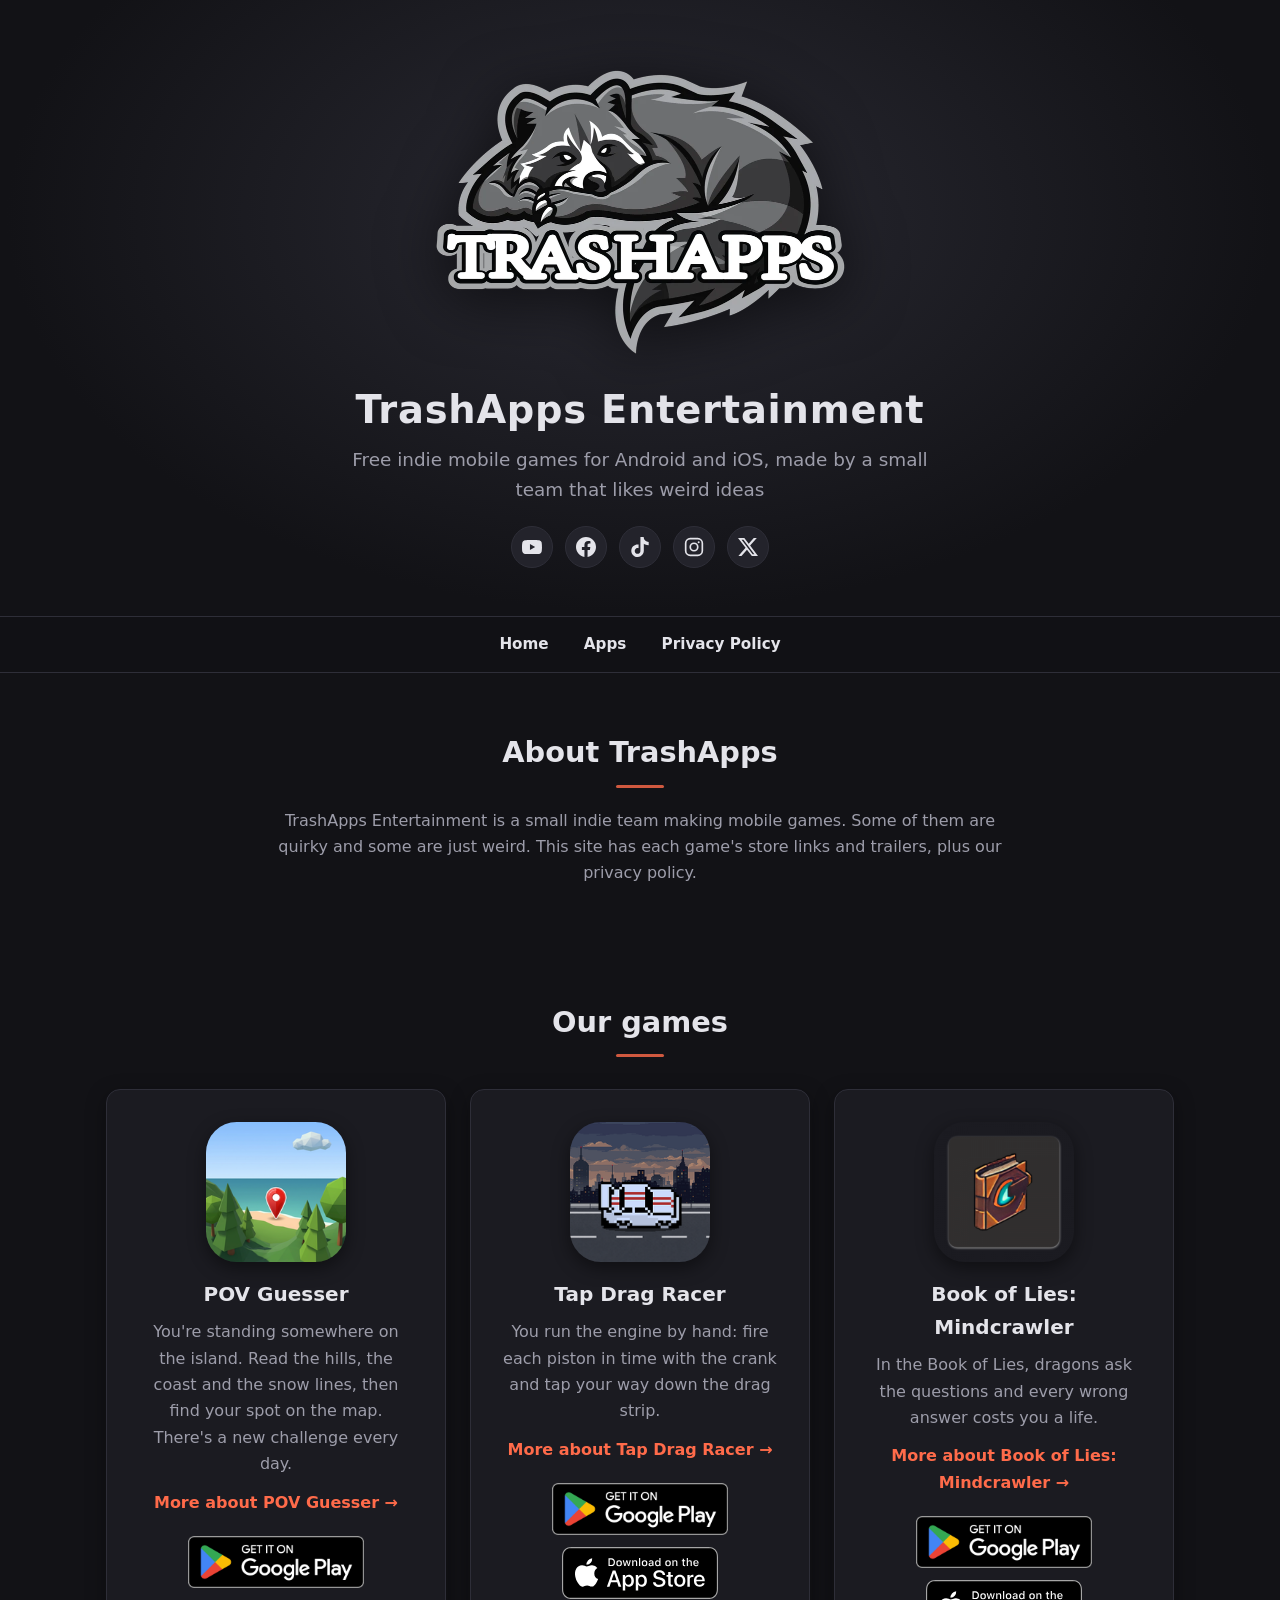
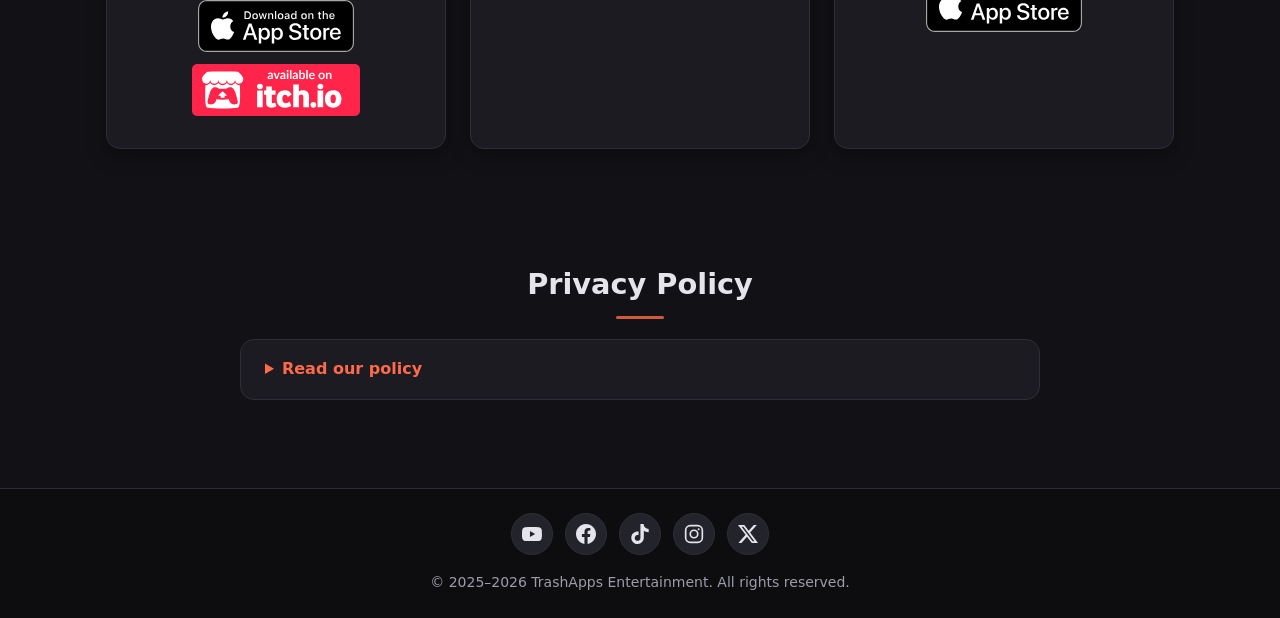
<file: index.html>
<!DOCTYPE html>
<html lang="en">
<head>
  <meta charset="UTF-8" />
  <meta name="viewport" content="width=device-width, initial-scale=1.0" />
  <meta name="theme-color" content="#121216" />
  <meta name="color-scheme" content="dark" />
  <title>TrashApps Entertainment | Indie Mobile Games</title>
  <meta name="description" content="TrashApps Entertainment is a small indie studio making free mobile games for Android and iOS: Tap Drag Racer, Book of Lies: Mindcrawler and POV Guesser." />
  <link rel="canonical" href="https://trashappsent.github.io/" />
  <link rel="icon" type="image/png" sizes="48x48" href="images/favicon-48.png" />
  <link rel="apple-touch-icon" href="images/apple-touch-icon.png" />

  <!-- Social previews -->
  <meta property="og:type" content="website" />
  <meta property="og:site_name" content="TrashApps Entertainment" />
  <meta property="og:title" content="TrashApps Entertainment | Indie Mobile Games" />
  <meta property="og:description" content="Quirky indie mobile games: Tap Drag Racer, Book of Lies: Mindcrawler and POV Guesser." />
  <meta property="og:url" content="https://trashappsent.github.io/" />
  <meta property="og:image" content="https://trashappsent.github.io/images/header-bg.png" />
  <meta property="og:image:width" content="1958" />
  <meta property="og:image:height" content="1368" />
  <meta property="og:image:alt" content="TrashApps raccoon logo" />
  <meta name="twitter:site" content="@trashappsent" />
  <meta name="twitter:card" content="summary_large_image" />
  <meta name="twitter:title" content="TrashApps Entertainment | Indie Mobile Games" />
  <meta name="twitter:description" content="Quirky indie mobile games: Tap Drag Racer, Book of Lies: Mindcrawler and POV Guesser." />
  <meta name="twitter:image" content="https://trashappsent.github.io/images/header-bg.png" />

  <!-- Structured data -->
  <script type="application/ld+json">
  {
    "@context": "https://schema.org",
    "@graph": [
      {
        "@type": "Organization",
        "@id": "https://trashappsent.github.io/#organization",
        "name": "TrashApps Entertainment",
        "url": "https://trashappsent.github.io/",
        "logo": "https://trashappsent.github.io/images/header-bg.png",
        "email": "trashappsentertainment@gmail.com",
        "sameAs": [
          "https://www.youtube.com/@trashappsent",
          "https://www.facebook.com/trashapps",
          "https://www.tiktok.com/@trashappsent",
          "https://www.instagram.com/trashapps/",
          "https://x.com/trashappsent"
        ]
      },
      {
        "@type": "WebSite",
        "@id": "https://trashappsent.github.io/#website",
        "name": "TrashApps Entertainment",
        "url": "https://trashappsent.github.io/",
        "publisher": { "@id": "https://trashappsent.github.io/#organization" }
      },
      {
        "@type": "MobileApplication",
        "name": "Tap Drag Racer",
        "url": "https://trashappsent.github.io/tap-drag-racer/",
        "description": "You run the engine by hand: fire each piston in time with the crank and tap your way down the drag strip.",
        "image": "https://trashappsent.github.io/images/drag-racer.png",
        "operatingSystem": "Android, iOS",
        "applicationCategory": "GameApplication",
        "applicationSubCategory": "Racing",
        "publisher": { "@id": "https://trashappsent.github.io/#organization" },
        "offers": { "@type": "Offer", "price": "0", "priceCurrency": "USD" },
        "sameAs": [
          "https://play.google.com/store/apps/details?id=com.trashapps.tapdragracing",
          "https://apps.apple.com/us/app/tap-drag-racer/id6820187710"
        ]
      },
      {
        "@type": "MobileApplication",
        "name": "Book of Lies: Mindcrawler",
        "url": "https://trashappsent.github.io/book-of-lies-mindcrawler/",
        "description": "In the Book of Lies, dragons ask the questions and every wrong answer costs you a life.",
        "image": "https://trashappsent.github.io/images/book-of-lies-2.png",
        "operatingSystem": "Android, iOS",
        "applicationCategory": "GameApplication",
        "applicationSubCategory": "Trivia",
        "publisher": { "@id": "https://trashappsent.github.io/#organization" },
        "offers": { "@type": "Offer", "price": "0", "priceCurrency": "USD" },
        "sameAs": [
          "https://play.google.com/store/apps/details?id=com.trashapps.bookoflies2",
          "https://apps.apple.com/us/app/book-of-lies-mindcrawler/id6758210945"
        ]
      },
      {
        "@type": "MobileApplication",
        "name": "POV Guesser",
        "url": "https://trashappsent.github.io/pov-guesser/",
        "description": "You're standing somewhere on the island. Read the hills, the coast and the snow lines, then find your spot on the map. There's a new challenge every day.",
        "image": "https://trashappsent.github.io/images/pov-guesser.png",
        "operatingSystem": "Android, iOS",
        "applicationCategory": "GameApplication",
        "publisher": { "@id": "https://trashappsent.github.io/#organization" },
        "offers": { "@type": "Offer", "price": "0", "priceCurrency": "USD" },
        "sameAs": [
          "https://play.google.com/store/apps/details?id=com.trashapps.povguesser",
          "https://apps.apple.com/us/app/pov-guesser/id6827264566",
          "https://trashapps.itch.io/pov-guesser"
        ]
      }
    ]
  }
  </script>
  <link rel="stylesheet" href="styles.css" />
</head>

<body>

  <header id="home">
    <picture>
      <source srcset="images/header-logo.webp" type="image/webp" />
      <img class="header-logo" src="images/header-bg.png" alt="TrashApps raccoon logo" width="840" height="587" fetchpriority="high" />
    </picture>
    <h1>TrashApps Entertainment</h1>
    <p>Free indie mobile games for Android and iOS, made by a small team that likes weird ideas</p>
    <div class="socials">
      <a href="https://www.youtube.com/@trashappsent" target="_blank" rel="noopener" aria-label="TrashApps on YouTube">
        <svg viewBox="0 0 24 24" fill="currentColor" aria-hidden="true"><path d="M23.498 6.186a3.016 3.016 0 0 0-2.122-2.136C19.505 3.545 12 3.545 12 3.545s-7.505 0-9.377.505A3.017 3.017 0 0 0 .502 6.186C0 8.07 0 12 0 12s0 3.93.502 5.814a3.016 3.016 0 0 0 2.122 2.136c1.871.505 9.376.505 9.376.505s7.505 0 9.377-.505a3.015 3.015 0 0 0 2.122-2.136C24 15.93 24 12 24 12s0-3.93-.502-5.814zM9.545 15.568V8.432L15.818 12l-6.273 3.568z"/></svg>
      </a>
      <a href="https://www.facebook.com/trashapps" target="_blank" rel="noopener" aria-label="TrashApps on Facebook">
        <svg viewBox="0 0 24 24" fill="currentColor" aria-hidden="true"><path d="M24 12.073c0-6.627-5.373-12-12-12s-12 5.373-12 12c0 5.99 4.388 10.954 10.125 11.854v-8.385H7.078v-3.47h3.047V9.43c0-3.007 1.792-4.669 4.533-4.669 1.312 0 2.686.235 2.686.235v2.953H15.83c-1.491 0-1.956.925-1.956 1.874v2.25h3.328l-.532 3.47h-2.796v8.385C19.612 23.027 24 18.062 24 12.073z"/></svg>
      </a>
      <a href="https://www.tiktok.com/@trashappsent" target="_blank" rel="noopener" aria-label="TrashApps on TikTok">
        <svg viewBox="0 0 24 24" fill="currentColor" aria-hidden="true"><path d="M12.525.02c1.31-.02 2.61-.01 3.91-.02.08 1.53.63 3.09 1.75 4.17 1.12 1.11 2.7 1.62 4.24 1.79v4.03c-1.44-.05-2.89-.35-4.2-.97-.57-.26-1.1-.59-1.62-.93-.01 2.92.01 5.84-.02 8.75-.08 1.4-.54 2.79-1.35 3.94-1.31 1.92-3.58 3.17-5.91 3.21-1.43.08-2.86-.31-4.08-1.03-2.02-1.19-3.44-3.37-3.65-5.71-.02-.5-.03-1-.01-1.49.18-1.9 1.12-3.72 2.58-4.96 1.66-1.44 3.98-2.13 6.15-1.72.02 1.48-.04 2.96-.04 4.44-.99-.32-2.15-.23-3.02.37-.63.41-1.11 1.04-1.36 1.75-.21.51-.15 1.07-.14 1.61.24 1.64 1.82 3.02 3.5 2.87 1.12-.01 2.19-.66 2.77-1.61.19-.33.4-.67.41-1.06.1-1.79.06-3.57.07-5.36.01-4.03-.01-8.05.02-12.07z"/></svg>
      </a>
      <a href="https://www.instagram.com/trashapps/" target="_blank" rel="noopener" aria-label="TrashApps on Instagram">
        <svg viewBox="0 0 24 24" fill="none" stroke="currentColor" stroke-width="2" aria-hidden="true"><rect x="2" y="2" width="20" height="20" rx="5.5"/><circle cx="12" cy="12" r="4.5"/><circle cx="17.6" cy="6.4" r="1.2" fill="currentColor" stroke="none"/></svg>
      </a>
      <a href="https://x.com/trashappsent" target="_blank" rel="noopener" aria-label="TrashApps on X">
        <svg viewBox="0 0 24 24" fill="currentColor" aria-hidden="true"><path d="M18.901 1.153h3.68l-8.04 9.19L24 22.846h-7.406l-5.8-7.584-6.638 7.584H.474l8.6-9.83L0 1.154h7.594l5.243 6.932ZM17.61 20.644h2.039L6.486 3.24H4.298Z"/></svg>
      </a>
    </div>
  </header>

  <nav>
    <a href="#home">Home</a>
    <a href="#apps">Apps</a>
    <a href="#privacy">Privacy Policy</a>
  </nav>

  <section id="welcome">
    <h2>About TrashApps</h2>
    <p class="intro">
      TrashApps Entertainment is a small indie team making mobile games. Some of them are quirky and some are just weird.
      This site has each game's store links and trailers, plus our privacy policy.
    </p>
  </section>

  <section id="apps">
    <h2>Our games</h2>
    <div class="apps-grid">
      <div class="app-card">
        <div class="app-logo">
          <img src="images/pov-guesser.png" alt="POV Guesser app icon" width="192" height="192" loading="lazy">
        </div>
        <h3><a href="pov-guesser/">POV Guesser</a></h3>
        <p>You're standing somewhere on the island. Read the hills, the coast and the snow lines, then find your spot on the map. There's a new challenge every day.</p>
        <a class="more-link" href="pov-guesser/">More about POV Guesser &rarr;</a>
        <div class="app-buttons">
          <a href="https://play.google.com/store/apps/details?id=com.trashapps.povguesser" target="_blank" rel="noopener" aria-label="Get POV Guesser on Google Play">
            <img src="images/google-play-badge.png" alt="Get it on Google Play">
          </a>
          <a href="https://apps.apple.com/us/app/pov-guesser/id6827264566" target="_blank" rel="noopener" aria-label="Get POV Guesser on the App Store">
            <img src="images/appstore-badge.svg" alt="Download on the App Store">
          </a>
          <a href="https://trashapps.itch.io/pov-guesser" target="_blank" rel="noopener" aria-label="Get POV Guesser on itch.io">
            <img src="images/itchio-badge.svg" alt="Available on itch.io">
          </a>
        </div>
      </div>
      <div class="app-card">
        <div class="app-logo">
          <img src="images/drag-racer.png" alt="Tap Drag Racer app icon" width="192" height="192" loading="lazy">
        </div>
        <h3><a href="tap-drag-racer/">Tap Drag Racer</a></h3>
        <p>You run the engine by hand: fire each piston in time with the crank and tap your way down the drag strip.</p>
        <a class="more-link" href="tap-drag-racer/">More about Tap Drag Racer &rarr;</a>
        <div class="app-buttons">
          <a href="https://play.google.com/store/apps/details?id=com.trashapps.tapdragracing" target="_blank" rel="noopener" aria-label="Get Tap Drag Racer on Google Play">
            <img src="images/google-play-badge.png" alt="Get it on Google Play">
          </a>
          <a href="https://apps.apple.com/us/app/tap-drag-racer/id6820187710" target="_blank" rel="noopener" aria-label="Get Tap Drag Racer on the App Store">
            <img src="images/appstore-badge.svg" alt="Download on the App Store">
          </a>
        </div>
      </div>
      <div class="app-card">
        <div class="app-logo">
          <img src="images/book-of-lies-2.png" alt="Book of Lies: Mindcrawler app icon" width="192" height="192" loading="lazy">
        </div>
        <h3><a href="book-of-lies-mindcrawler/">Book of Lies: Mindcrawler</a></h3>
        <p>In the Book of Lies, dragons ask the questions and every wrong answer costs you a life.</p>
        <a class="more-link" href="book-of-lies-mindcrawler/">More about Book of Lies: Mindcrawler &rarr;</a>
        <div class="app-buttons">
          <a href="https://play.google.com/store/apps/details?id=com.trashapps.bookoflies2&amp;pli=1" target="_blank" rel="noopener" aria-label="Get Book of Lies: Mindcrawler on Google Play">
            <img src="images/google-play-badge.png" alt="Get it on Google Play">
          </a>
          <a href="https://apps.apple.com/us/app/book-of-lies-mindcrawler/id6758210945" target="_blank" rel="noopener" aria-label="Get Book of Lies: Mindcrawler on the App Store">
            <img src="images/appstore-badge.svg" alt="Download on the App Store">
          </a>
        </div>
      </div>
    </div>
  </section>

  <section id="privacy">
    <h2>Privacy Policy</h2>
    <details>
      <summary>Read our policy</summary>
      <p>
        This Privacy Policy applies to all applications published by <strong>TrashApps Entertainment</strong>.
        We do not collect, store, or share any personal information unless explicitly stated in
        the app description.
      </p>
      <p>
        Some apps may use third-party services (such as Google Play Services, Firebase Analytics, or AdMob)
        that might collect information for analytics and advertising purposes. Please refer to their
        respective privacy policies for details.
      </p>
      <p>
        By using our applications, you agree to this Privacy Policy. If you have any questions,
        contact us at <a href="mailto:trashappsentertainment@gmail.com">trashappsentertainment@gmail.com</a>.
      </p>
      <p><em>Last updated: August 13, 2025</em></p>
    </details>
  </section>

  <footer>
    <div class="socials">
        <a href="https://www.youtube.com/@trashappsent" target="_blank" rel="noopener" aria-label="TrashApps on YouTube">
          <svg viewBox="0 0 24 24" fill="currentColor" aria-hidden="true"><path d="M23.498 6.186a3.016 3.016 0 0 0-2.122-2.136C19.505 3.545 12 3.545 12 3.545s-7.505 0-9.377.505A3.017 3.017 0 0 0 .502 6.186C0 8.07 0 12 0 12s0 3.93.502 5.814a3.016 3.016 0 0 0 2.122 2.136c1.871.505 9.376.505 9.376.505s7.505 0 9.377-.505a3.015 3.015 0 0 0 2.122-2.136C24 15.93 24 12 24 12s0-3.93-.502-5.814zM9.545 15.568V8.432L15.818 12l-6.273 3.568z"/></svg>
        </a>
        <a href="https://www.facebook.com/trashapps" target="_blank" rel="noopener" aria-label="TrashApps on Facebook">
          <svg viewBox="0 0 24 24" fill="currentColor" aria-hidden="true"><path d="M24 12.073c0-6.627-5.373-12-12-12s-12 5.373-12 12c0 5.99 4.388 10.954 10.125 11.854v-8.385H7.078v-3.47h3.047V9.43c0-3.007 1.792-4.669 4.533-4.669 1.312 0 2.686.235 2.686.235v2.953H15.83c-1.491 0-1.956.925-1.956 1.874v2.25h3.328l-.532 3.47h-2.796v8.385C19.612 23.027 24 18.062 24 12.073z"/></svg>
        </a>
        <a href="https://www.tiktok.com/@trashappsent" target="_blank" rel="noopener" aria-label="TrashApps on TikTok">
          <svg viewBox="0 0 24 24" fill="currentColor" aria-hidden="true"><path d="M12.525.02c1.31-.02 2.61-.01 3.91-.02.08 1.53.63 3.09 1.75 4.17 1.12 1.11 2.7 1.62 4.24 1.79v4.03c-1.44-.05-2.89-.35-4.2-.97-.57-.26-1.1-.59-1.62-.93-.01 2.92.01 5.84-.02 8.75-.08 1.4-.54 2.79-1.35 3.94-1.31 1.92-3.58 3.17-5.91 3.21-1.43.08-2.86-.31-4.08-1.03-2.02-1.19-3.44-3.37-3.65-5.71-.02-.5-.03-1-.01-1.49.18-1.9 1.12-3.72 2.58-4.96 1.66-1.44 3.98-2.13 6.15-1.72.02 1.48-.04 2.96-.04 4.44-.99-.32-2.15-.23-3.02.37-.63.41-1.11 1.04-1.36 1.75-.21.51-.15 1.07-.14 1.61.24 1.64 1.82 3.02 3.5 2.87 1.12-.01 2.19-.66 2.77-1.61.19-.33.4-.67.41-1.06.1-1.79.06-3.57.07-5.36.01-4.03-.01-8.05.02-12.07z"/></svg>
        </a>
        <a href="https://www.instagram.com/trashapps/" target="_blank" rel="noopener" aria-label="TrashApps on Instagram">
          <svg viewBox="0 0 24 24" fill="none" stroke="currentColor" stroke-width="2" aria-hidden="true"><rect x="2" y="2" width="20" height="20" rx="5.5"/><circle cx="12" cy="12" r="4.5"/><circle cx="17.6" cy="6.4" r="1.2" fill="currentColor" stroke="none"/></svg>
        </a>
        <a href="https://x.com/trashappsent" target="_blank" rel="noopener" aria-label="TrashApps on X">
          <svg viewBox="0 0 24 24" fill="currentColor" aria-hidden="true"><path d="M18.901 1.153h3.68l-8.04 9.19L24 22.846h-7.406l-5.8-7.584-6.638 7.584H.474l8.6-9.83L0 1.154h7.594l5.243 6.932ZM17.61 20.644h2.039L6.486 3.24H4.298Z"/></svg>
        </a>
      </div>
    &copy; 2025&ndash;2026 TrashApps Entertainment. All rights reserved.
  </footer>
</body>
</html>
</file>
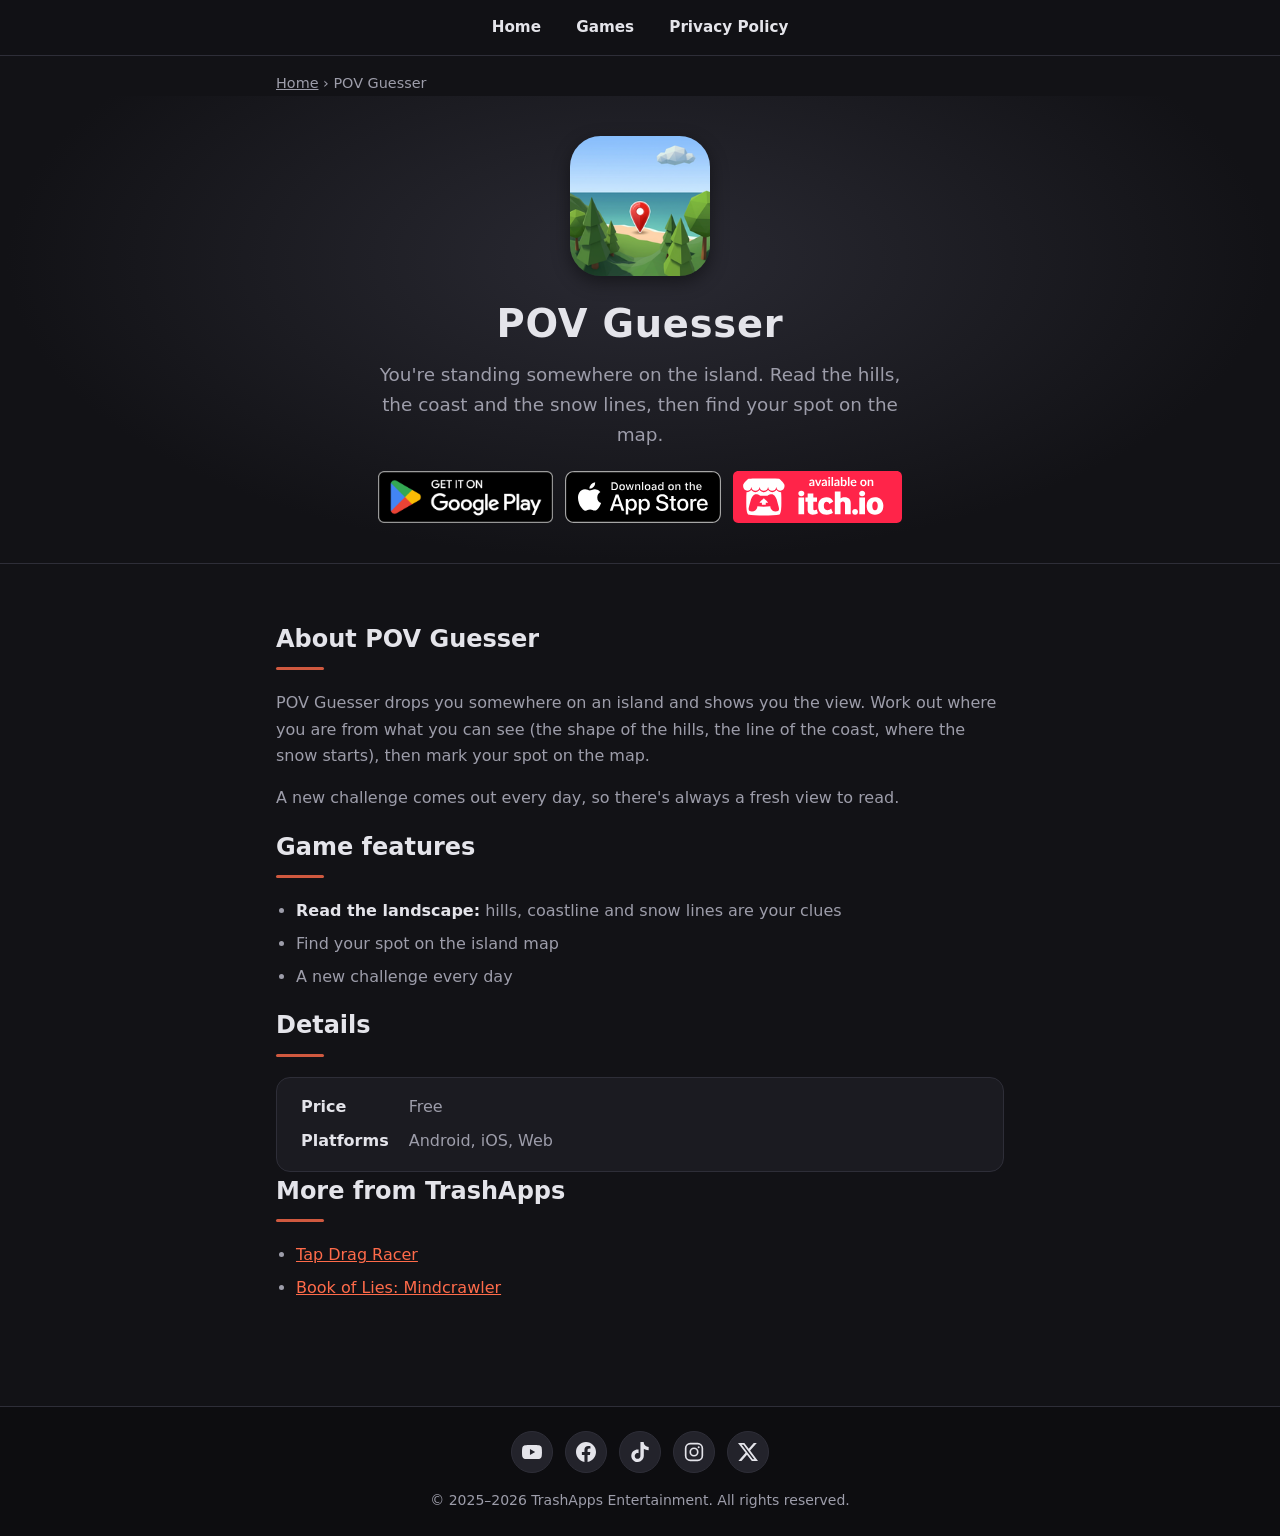
<file: pov-guesser/index.html>
<!DOCTYPE html>
<html lang="en">
<head>
  <meta charset="UTF-8" />
  <meta name="viewport" content="width=device-width, initial-scale=1.0" />
  <meta name="theme-color" content="#121216" />
  <meta name="color-scheme" content="dark" />
  <title>POV Guesser: Daily Map Guessing Game for Android, iOS and Web</title>
  <meta name="description" content="POV Guesser is a daily map guessing game from TrashApps. Read the hills, coast and snow lines to find where you're standing. Free on Android, iOS and itch.io." />
  <link rel="canonical" href="https://trashappsent.github.io/pov-guesser/" />
  <link rel="icon" type="image/png" sizes="48x48" href="../images/favicon-48.png" />
  <link rel="apple-touch-icon" href="../images/apple-touch-icon.png" />

  <!-- Social previews -->
  <meta property="og:type" content="website" />
  <meta property="og:site_name" content="TrashApps Entertainment" />
  <meta property="og:title" content="POV Guesser" />
  <meta property="og:description" content="POV Guesser is a daily map guessing game from TrashApps. Read the hills, coast and snow lines to find where you're standing. Free on Android, iOS and itch.io." />
  <meta property="og:url" content="https://trashappsent.github.io/pov-guesser/" />
  <meta property="og:image" content="https://trashappsent.github.io/images/pov-guesser.png" />
  <meta property="og:image:alt" content="POV Guesser app icon" />
  <meta name="twitter:site" content="@trashappsent" />
  <meta name="twitter:card" content="summary" />
  <meta name="twitter:title" content="POV Guesser" />
  <meta name="twitter:description" content="POV Guesser is a daily map guessing game from TrashApps. Read the hills, coast and snow lines to find where you're standing. Free on Android, iOS and itch.io." />
  <meta name="twitter:image" content="https://trashappsent.github.io/images/pov-guesser.png" />

  <!-- Structured data -->
  <script type="application/ld+json">
  {
    "@context": "https://schema.org",
    "@graph": [
      {
        "@type": "MobileApplication",
        "name": "POV Guesser",
        "url": "https://trashappsent.github.io/pov-guesser/",
        "description": "POV Guesser is a daily map guessing game from TrashApps. Read the hills, coast and snow lines to find where you're standing. Free on Android, iOS and itch.io.",
        "image": "https://trashappsent.github.io/images/pov-guesser.png",
        "operatingSystem": "Android, iOS, Web",
        "applicationCategory": "GameApplication",
        "publisher": {
          "@type": "Organization",
          "@id": "https://trashappsent.github.io/#organization",
          "name": "TrashApps Entertainment",
          "url": "https://trashappsent.github.io/"
        },
        "offers": {
          "@type": "Offer",
          "price": "0",
          "priceCurrency": "USD"
        },
        "sameAs": [
          "https://play.google.com/store/apps/details?id=com.trashapps.povguesser",
          "https://apps.apple.com/us/app/pov-guesser/id6827264566",
          "https://trashapps.itch.io/pov-guesser"
        ]
      },
      {
        "@type": "BreadcrumbList",
        "itemListElement": [
          {
            "@type": "ListItem",
            "position": 1,
            "name": "Home",
            "item": "https://trashappsent.github.io/"
          },
          {
            "@type": "ListItem",
            "position": 2,
            "name": "POV Guesser",
            "item": "https://trashappsent.github.io/pov-guesser/"
          }
        ]
      }
    ]
  }
  </script>

  <link rel="stylesheet" href="../styles.css" />
</head>

<body>

  <nav>
    <a href="../">Home</a>
    <a href="../#apps">Games</a>
    <a href="../#privacy">Privacy Policy</a>
  </nav>

  <p class="breadcrumb"><a href="../">Home</a> &rsaquo; POV Guesser</p>

  <header class="game-hero">
    <div class="app-logo">
      <img src="../images/pov-guesser.png" alt="POV Guesser app icon" width="192" height="192" fetchpriority="high">
    </div>
    <h1>POV Guesser</h1>
    <p class="tagline">You're standing somewhere on the island. Read the hills, the coast and the snow lines, then find your spot on the map.</p>
    <div class="app-buttons">
      <a href="https://play.google.com/store/apps/details?id=com.trashapps.povguesser" target="_blank" rel="noopener" aria-label="Get POV Guesser on Google Play">
        <img src="../images/google-play-badge.png" alt="Get it on Google Play">
      </a>
      <a href="https://apps.apple.com/us/app/pov-guesser/id6827264566" target="_blank" rel="noopener" aria-label="Get POV Guesser on the App Store">
        <img src="../images/appstore-badge.svg" alt="Download on the App Store">
      </a>
      <a href="https://trashapps.itch.io/pov-guesser" target="_blank" rel="noopener" aria-label="Get POV Guesser on itch.io">
        <img src="../images/itchio-badge.svg" alt="Available on itch.io">
      </a>
    </div>
  </header>

  <section class="game-body">
    <h2>About POV Guesser</h2>
    <p>POV Guesser drops you somewhere on an island and shows you the view. Work out where you are from what you can see (the shape of the hills, the line of the coast, where the snow starts), then mark your spot on the map.</p>
    <p>A new challenge comes out every day, so there's always a fresh view to read.</p>

    <h2>Game features</h2>
    <ul class="features">
      <li><strong>Read the landscape:</strong> hills, coastline and snow lines are your clues</li>
      <li>Find your spot on the island map</li>
      <li>A new challenge every day</li>
    </ul>

    <h2>Details</h2>
    <dl class="facts">
      <dt>Price</dt><dd>Free</dd>
      <dt>Platforms</dt><dd>Android, iOS, Web</dd>
    </dl>

    <h2>More from TrashApps</h2>
    <ul class="features">
      <li><a href="../tap-drag-racer/">Tap Drag Racer</a></li>
      <li><a href="../book-of-lies-mindcrawler/">Book of Lies: Mindcrawler</a></li>
    </ul>
  </section>

  <footer>
    <div class="socials">
      <a href="https://www.youtube.com/@trashappsent" target="_blank" rel="noopener" aria-label="TrashApps on YouTube">
        <svg viewBox="0 0 24 24" fill="currentColor" aria-hidden="true"><path d="M23.498 6.186a3.016 3.016 0 0 0-2.122-2.136C19.505 3.545 12 3.545 12 3.545s-7.505 0-9.377.505A3.017 3.017 0 0 0 .502 6.186C0 8.07 0 12 0 12s0 3.93.502 5.814a3.016 3.016 0 0 0 2.122 2.136c1.871.505 9.376.505 9.376.505s7.505 0 9.377-.505a3.015 3.015 0 0 0 2.122-2.136C24 15.93 24 12 24 12s0-3.93-.502-5.814zM9.545 15.568V8.432L15.818 12l-6.273 3.568z"/></svg>
      </a>
      <a href="https://www.facebook.com/trashapps" target="_blank" rel="noopener" aria-label="TrashApps on Facebook">
        <svg viewBox="0 0 24 24" fill="currentColor" aria-hidden="true"><path d="M24 12.073c0-6.627-5.373-12-12-12s-12 5.373-12 12c0 5.99 4.388 10.954 10.125 11.854v-8.385H7.078v-3.47h3.047V9.43c0-3.007 1.792-4.669 4.533-4.669 1.312 0 2.686.235 2.686.235v2.953H15.83c-1.491 0-1.956.925-1.956 1.874v2.25h3.328l-.532 3.47h-2.796v8.385C19.612 23.027 24 18.062 24 12.073z"/></svg>
      </a>
      <a href="https://www.tiktok.com/@trashappsent" target="_blank" rel="noopener" aria-label="TrashApps on TikTok">
        <svg viewBox="0 0 24 24" fill="currentColor" aria-hidden="true"><path d="M12.525.02c1.31-.02 2.61-.01 3.91-.02.08 1.53.63 3.09 1.75 4.17 1.12 1.11 2.7 1.62 4.24 1.79v4.03c-1.44-.05-2.89-.35-4.2-.97-.57-.26-1.1-.59-1.62-.93-.01 2.92.01 5.84-.02 8.75-.08 1.4-.54 2.79-1.35 3.94-1.31 1.92-3.58 3.17-5.91 3.21-1.43.08-2.86-.31-4.08-1.03-2.02-1.19-3.44-3.37-3.65-5.71-.02-.5-.03-1-.01-1.49.18-1.9 1.12-3.72 2.58-4.96 1.66-1.44 3.98-2.13 6.15-1.72.02 1.48-.04 2.96-.04 4.44-.99-.32-2.15-.23-3.02.37-.63.41-1.11 1.04-1.36 1.75-.21.51-.15 1.07-.14 1.61.24 1.64 1.82 3.02 3.5 2.87 1.12-.01 2.19-.66 2.77-1.61.19-.33.4-.67.41-1.06.1-1.79.06-3.57.07-5.36.01-4.03-.01-8.05.02-12.07z"/></svg>
      </a>
      <a href="https://www.instagram.com/trashapps/" target="_blank" rel="noopener" aria-label="TrashApps on Instagram">
        <svg viewBox="0 0 24 24" fill="none" stroke="currentColor" stroke-width="2" aria-hidden="true"><rect x="2" y="2" width="20" height="20" rx="5.5"/><circle cx="12" cy="12" r="4.5"/><circle cx="17.6" cy="6.4" r="1.2" fill="currentColor" stroke="none"/></svg>
      </a>
      <a href="https://x.com/trashappsent" target="_blank" rel="noopener" aria-label="TrashApps on X">
        <svg viewBox="0 0 24 24" fill="currentColor" aria-hidden="true"><path d="M18.901 1.153h3.68l-8.04 9.19L24 22.846h-7.406l-5.8-7.584-6.638 7.584H.474l8.6-9.83L0 1.154h7.594l5.243 6.932ZM17.61 20.644h2.039L6.486 3.24H4.298Z"/></svg>
      </a>
    </div>
    &copy; 2025&ndash;2026 TrashApps Entertainment. All rights reserved.
  </footer>
</body>
</html>
</file>
<file: styles.css>
/* Global Styles */
:root {
  --primary: #ff6b4a;
  --primary-soft: rgba(255, 107, 74, 0.14);
  --bg: #121216;
  --surface: #1b1b21;
  --surface-2: #23232b;
  --border: #2e2e38;
  --text: #e4e4ea;
  --muted: #9d9daa;
  --radius: 14px;
}
*, *::before, *::after {
  box-sizing: border-box;
}
html {
  scroll-behavior: smooth;
  scroll-padding-top: 4rem; /* keep anchors clear of the sticky nav */
}
body {
  font-family: 'Segoe UI', system-ui, -apple-system, Roboto, Arial, sans-serif;
  margin: 0;
  padding: 0;
  background-color: var(--bg);
  color: var(--text);
  line-height: 1.65;
  overflow-x: hidden;
  -webkit-font-smoothing: antialiased;
}
img {
  max-width: 100%;
}
a {
  color: var(--primary);
}

/* Header */
header {
  background:
    radial-gradient(ellipse at 50% 35%, #2a2a33 0%, var(--bg) 70%);
  text-align: center;
  padding: clamp(2rem, 6vw, 4rem) 1rem clamp(1.5rem, 4vw, 3rem);
  border-bottom: 1px solid var(--border);
}
.header-logo {
  display: block;
  width: min(420px, 80vw);
  height: auto;
  margin: 0 auto 1.25rem;
  filter: drop-shadow(0 10px 30px rgba(0, 0, 0, 0.6));
}
header h1 {
  margin: 0 0 0.25rem;
  font-size: clamp(1.6rem, 5vw, 2.4rem);
  letter-spacing: 0.02em;
}
header p {
  margin: 0 auto;
  max-width: 36rem;
  font-size: clamp(1rem, 2.6vw, 1.15rem);
  color: var(--muted);
}

/* Navigation */
nav {
  position: sticky;
  top: 0;
  z-index: 10;
  background: rgba(18, 18, 22, 0.85);
  backdrop-filter: blur(10px);
  -webkit-backdrop-filter: blur(10px);
  border-bottom: 1px solid var(--border);
  padding: 0.6rem 1rem;
  display: flex;
  justify-content: center;
  flex-wrap: wrap;
  gap: 0.25rem 0.5rem;
}
nav a {
  color: var(--text);
  padding: 0.35rem 0.85rem;
  border-radius: 999px;
  text-decoration: none;
  font-weight: 600;
  font-size: 0.95rem;
  white-space: nowrap;
  transition: color 0.2s, background 0.2s;
}
nav a:hover,
nav a:focus-visible {
  color: var(--primary);
  background: var(--primary-soft);
}

/* Sections */
section {
  padding: clamp(2rem, 6vw, 3.5rem) 1rem;
  max-width: 1100px;
  margin: auto;
}
h2 {
  margin: 0 0 1.25rem;
  color: var(--text);
  font-size: clamp(1.4rem, 4vw, 1.8rem);
  text-align: center;
}
h2::after {
  content: "";
  display: block;
  width: 48px;
  height: 3px;
  margin: 0.5rem auto 0;
  border-radius: 2px;
  background: var(--primary);
  opacity: 0.8;
}
.intro {
  text-align: center;
  max-width: 760px;
  margin: auto;
  color: var(--muted);
}
.intro strong {
  color: var(--text);
}

/* Apps Grid */
.apps-grid {
  display: flex;
  flex-wrap: wrap;
  justify-content: center;
  gap: 1.5rem;
  margin-top: 2rem;
}
.app-card {
  flex: 1 1 320px;
  max-width: 480px;
  min-width: 0;
  background: var(--surface);
  border: 1px solid var(--border);
  border-radius: var(--radius);
  padding: clamp(1.25rem, 4vw, 2rem);
  box-shadow: 0 6px 20px rgba(0, 0, 0, 0.35);
  text-align: center;
  transition: transform 0.2s ease, box-shadow 0.2s ease, border-color 0.2s ease;
}
.app-card:hover {
  transform: translateY(-4px);
  border-color: #3d3d4a;
  box-shadow: 0 12px 30px rgba(0, 0, 0, 0.5);
}
.app-card h3 {
  margin: 0.5rem 0;
  color: var(--text);
  font-size: 1.25rem;
}
.app-card p {
  margin: 0;
  color: var(--muted);
  overflow-wrap: anywhere;
}

.app-logo {
  width: 100%;
  max-width: 140px;
  aspect-ratio: 1 / 1;
  margin: 0 auto 1rem;
  border-radius: 22%;
  overflow: hidden;
  box-shadow: 0 6px 18px rgba(0, 0, 0, 0.45);
}
.app-logo img {
  width: 100%;
  height: 100%;
  object-fit: cover;
  display: block;
}

.app-buttons {
  margin-top: 1.25rem;
  display: flex;
  gap: 0.75rem;
  justify-content: center;
  align-items: center;
  flex-wrap: wrap;
}
.app-buttons a {
  display: inline-flex;
  align-items: center;
  justify-content: center;
  border-radius: 8px;
  text-decoration: none;
}
.app-buttons img {
  height: 52px;
  width: auto;
  max-width: 100%;
  display: block;
  transition: transform 0.2s ease, opacity 0.2s ease;
}
.app-buttons a:hover img {
  transform: scale(1.04);
  opacity: 0.9;
}

/* Fallback text buttons (if no image) */
.app-buttons a.text-button {
  padding: 0.6rem 1.1rem;
  background: var(--primary);
  color: #fff;
  font-weight: bold;
  font-size: 0.9rem;
  transition: background 0.3s;
}
.app-buttons a.text-button:hover {
  background: #e85a3a;
}

/* Coming soon cards */
.badge {
  display: inline-block;
  padding: 0.2rem 0.65rem;
  border-radius: 999px;
  background: var(--primary-soft);
  border: 1px solid rgba(255, 107, 74, 0.35);
  color: var(--primary);
  font-size: 0.75rem;
  font-weight: 700;
  letter-spacing: 0.04em;
  text-transform: uppercase;
}
.coming-soon-note {
  margin-top: 1.25rem;
  padding: 0.75rem 1rem;
  border: 1px dashed var(--border);
  border-radius: 8px;
  background: var(--surface-2);
  color: var(--muted);
  font-weight: 600;
  font-size: 0.95rem;
}

@media (max-width: 420px) {
  .app-buttons img {
    height: 46px;
  }
}

/* Privacy Policy */
details {
  max-width: 800px;
  margin: auto;
  background: var(--surface);
  border: 1px solid var(--border);
  border-radius: var(--radius);
  padding: 1rem clamp(1rem, 4vw, 1.5rem);
}
details summary {
  cursor: pointer;
  font-weight: bold;
  color: var(--primary);
}
details[open] summary {
  margin-bottom: 0.5rem;
}
details p {
  color: var(--muted);
  overflow-wrap: anywhere;
}
details strong {
  color: var(--text);
}

/* Footer */
footer {
  background: #0d0d10;
  border-top: 1px solid var(--border);
  color: var(--muted);
  text-align: center;
  padding: 1.5rem 1rem;
  margin-top: 2rem;
  font-size: 0.875rem;
}
/* Social links */
.socials {
  display: flex;
  justify-content: center;
  flex-wrap: wrap;
  gap: 0.75rem;
  margin-top: 1.25rem;
}
.socials a {
  display: inline-flex;
  align-items: center;
  justify-content: center;
  width: 42px;
  height: 42px;
  border-radius: 50%;
  background: var(--surface-2);
  border: 1px solid var(--border);
  color: var(--text);
  transition: color 0.2s, background 0.2s, border-color 0.2s, transform 0.2s;
}
.socials a:hover,
.socials a:focus-visible {
  color: var(--primary);
  background: var(--primary-soft);
  border-color: rgba(255, 107, 74, 0.35);
  transform: translateY(-2px);
}
.socials svg {
  width: 20px;
  height: 20px;
  display: block;
}
footer .socials {
  margin: 0 0 1rem;
}

/* Game pages */
.breadcrumb {
  max-width: 760px;
  margin: 0 auto;
  padding: 1rem 1rem 0;
  font-size: 0.9rem;
  color: var(--muted);
}
.breadcrumb a {
  color: var(--muted);
}
.breadcrumb a:hover {
  color: var(--primary);
}
.game-hero {
  text-align: center;
  padding: clamp(1.5rem, 5vw, 2.5rem) 1rem;
  border-bottom: 1px solid var(--border);
}
.game-hero h1 {
  margin: 0.5rem 0 0.25rem;
  font-size: clamp(1.7rem, 5vw, 2.4rem);
}
.game-hero .tagline {
  margin: 0 auto;
  max-width: 34rem;
  color: var(--muted);
  font-size: clamp(1rem, 2.6vw, 1.15rem);
}
.game-hero .coming-soon-note {
  display: inline-block;
}
.game-body {
  max-width: 760px;
}
.game-body h2 {
  text-align: left;
  font-size: clamp(1.25rem, 3.5vw, 1.5rem);
}
.game-body h2::after {
  margin-left: 0;
}
.game-body p,
.game-body li {
  color: var(--muted);
}
.game-body strong {
  color: var(--text);
}
.features {
  padding-left: 1.25rem;
}
.features li + li {
  margin-top: 0.4rem;
}
.facts {
  display: grid;
  grid-template-columns: max-content 1fr;
  gap: 0.5rem 1.25rem;
  margin: 0;
  padding: 1rem clamp(1rem, 4vw, 1.5rem);
  background: var(--surface);
  border: 1px solid var(--border);
  border-radius: var(--radius);
}
.facts dt {
  font-weight: 600;
  color: var(--text);
}
.facts dd {
  margin: 0;
  color: var(--muted);
}
.more-link {
  display: inline-block;
  margin-top: 0.75rem;
  font-weight: 600;
  text-decoration: none;
}
.more-link:hover {
  text-decoration: underline;
}
.app-card h3 a {
  color: inherit;
  text-decoration: none;
}
.app-card h3 a:hover {
  color: var(--primary);
}

/* Video (click-to-play YouTube) */
.video {
  position: relative;
  display: block;
  aspect-ratio: 16 / 9;
  margin: 0 auto;
  overflow: hidden;
  background: #000;
  border: 1px solid var(--border);
  border-radius: var(--radius);
  box-shadow: 0 6px 20px rgba(0, 0, 0, 0.35);
}
.video--tall {
  aspect-ratio: 9 / 16;
  width: min(320px, 100%);
}
.video img,
.video iframe {
  position: absolute;
  inset: 0;
  width: 100%;
  height: 100%;
  object-fit: cover;
  border: 0;
  display: block;
}
.video-play {
  position: absolute;
  inset: 0;
  margin: auto;
  width: 68px;
  height: 48px;
  color: var(--primary);
  filter: drop-shadow(0 4px 12px rgba(0, 0, 0, 0.6));
  transition: transform 0.2s ease;
}
.video:hover .video-play,
.video:focus-visible .video-play {
  transform: scale(1.1);
}
</file>
